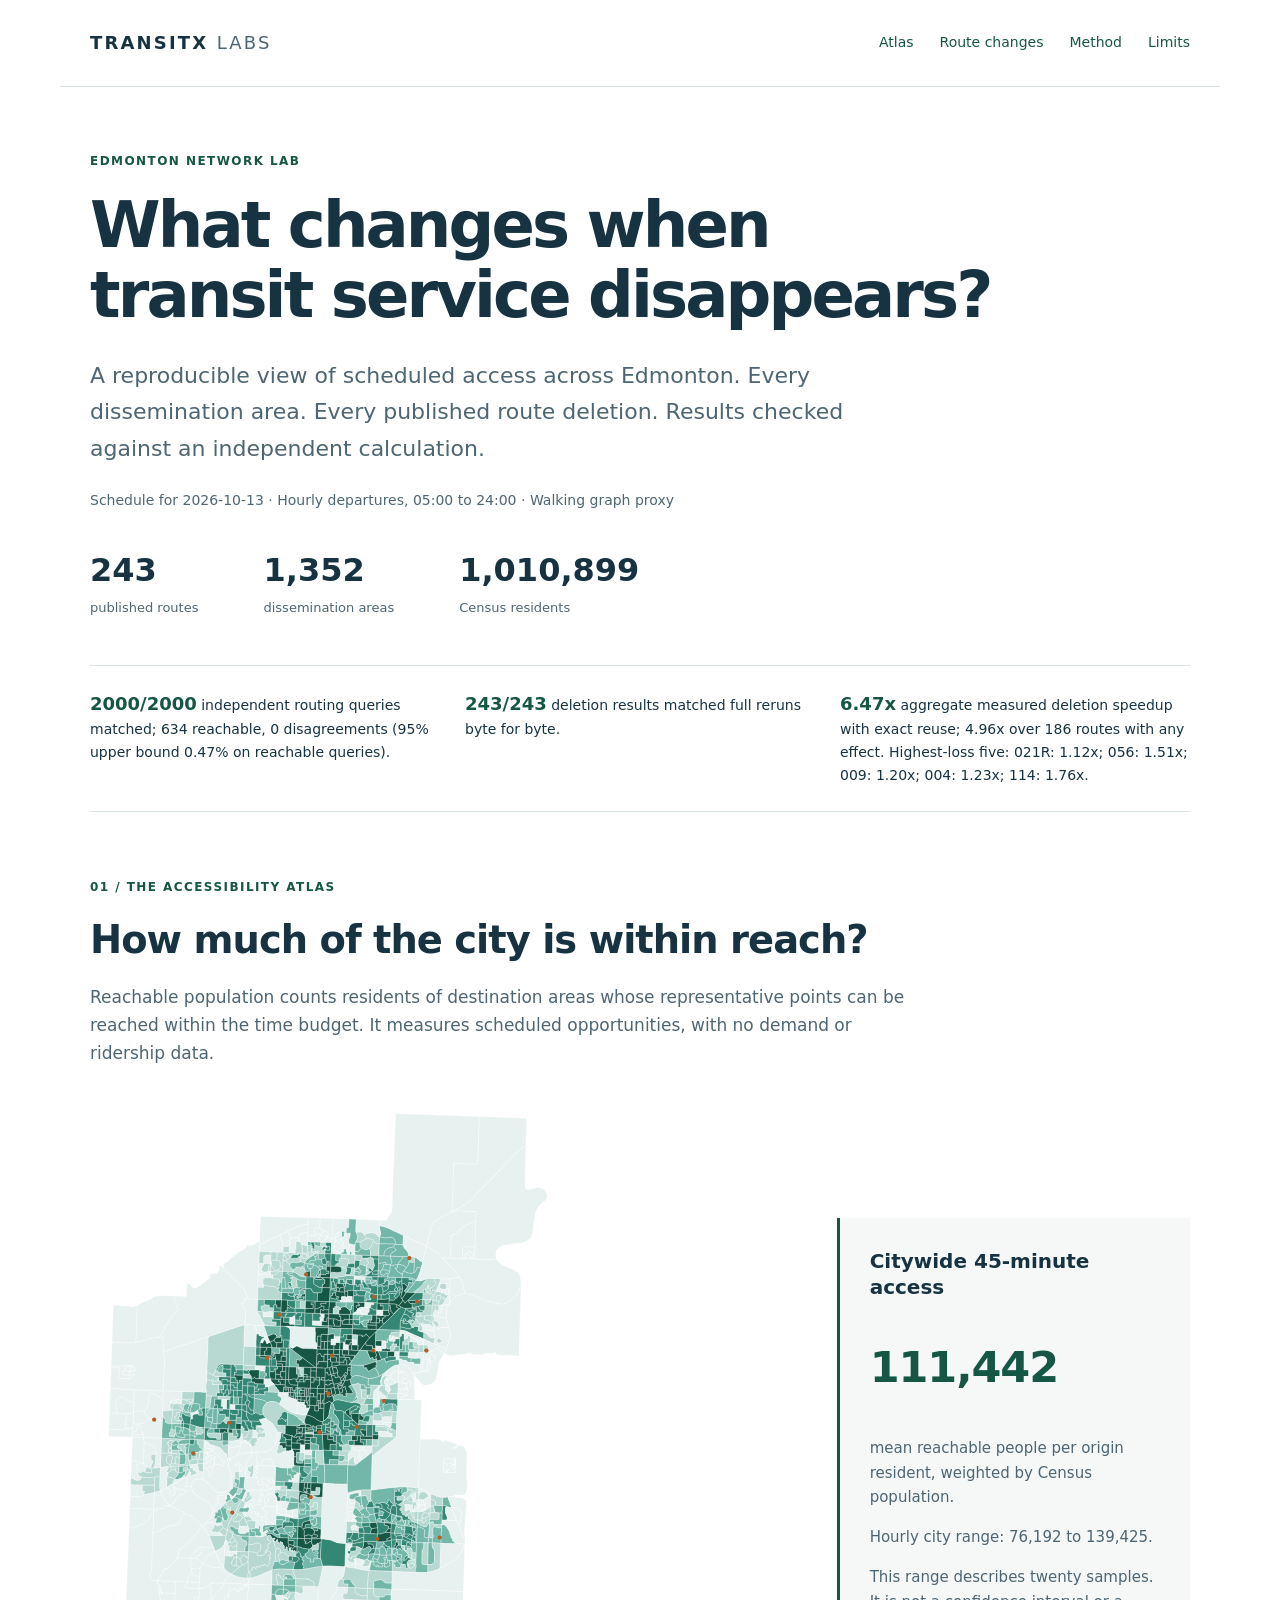
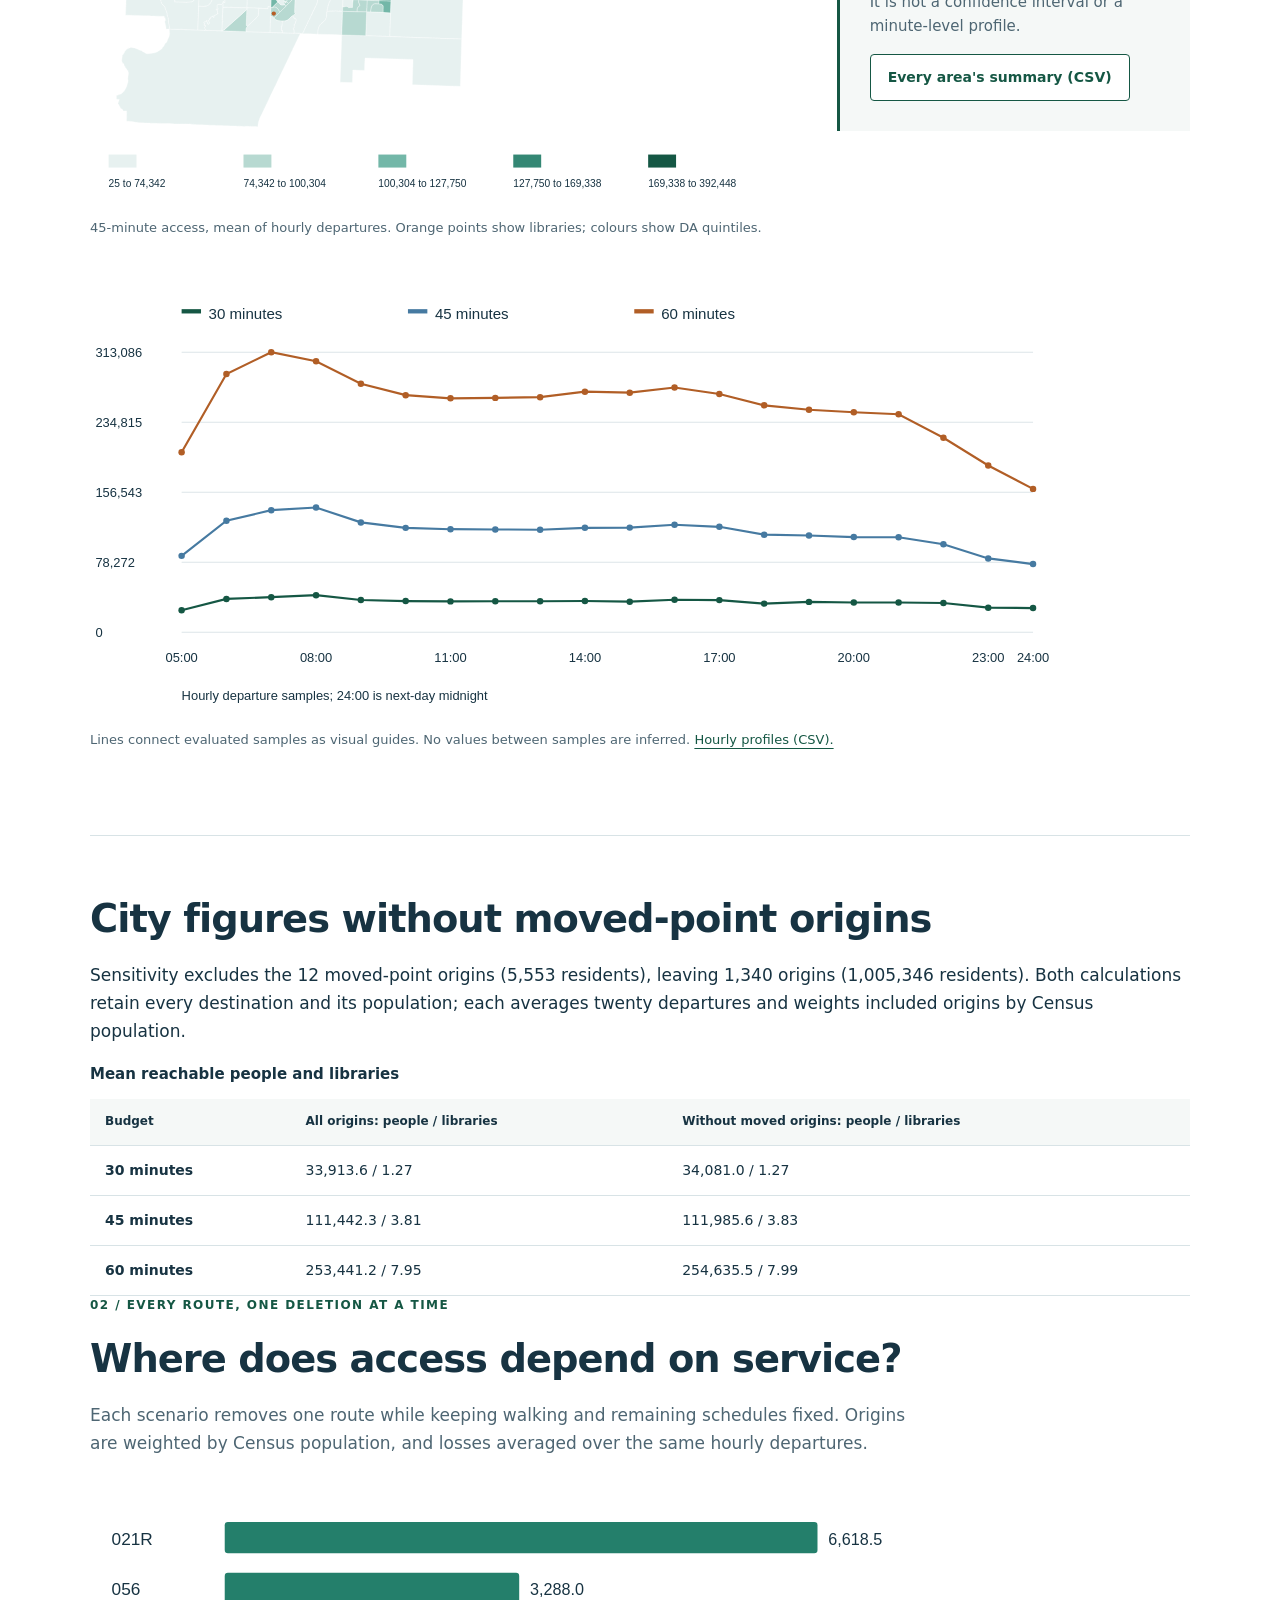
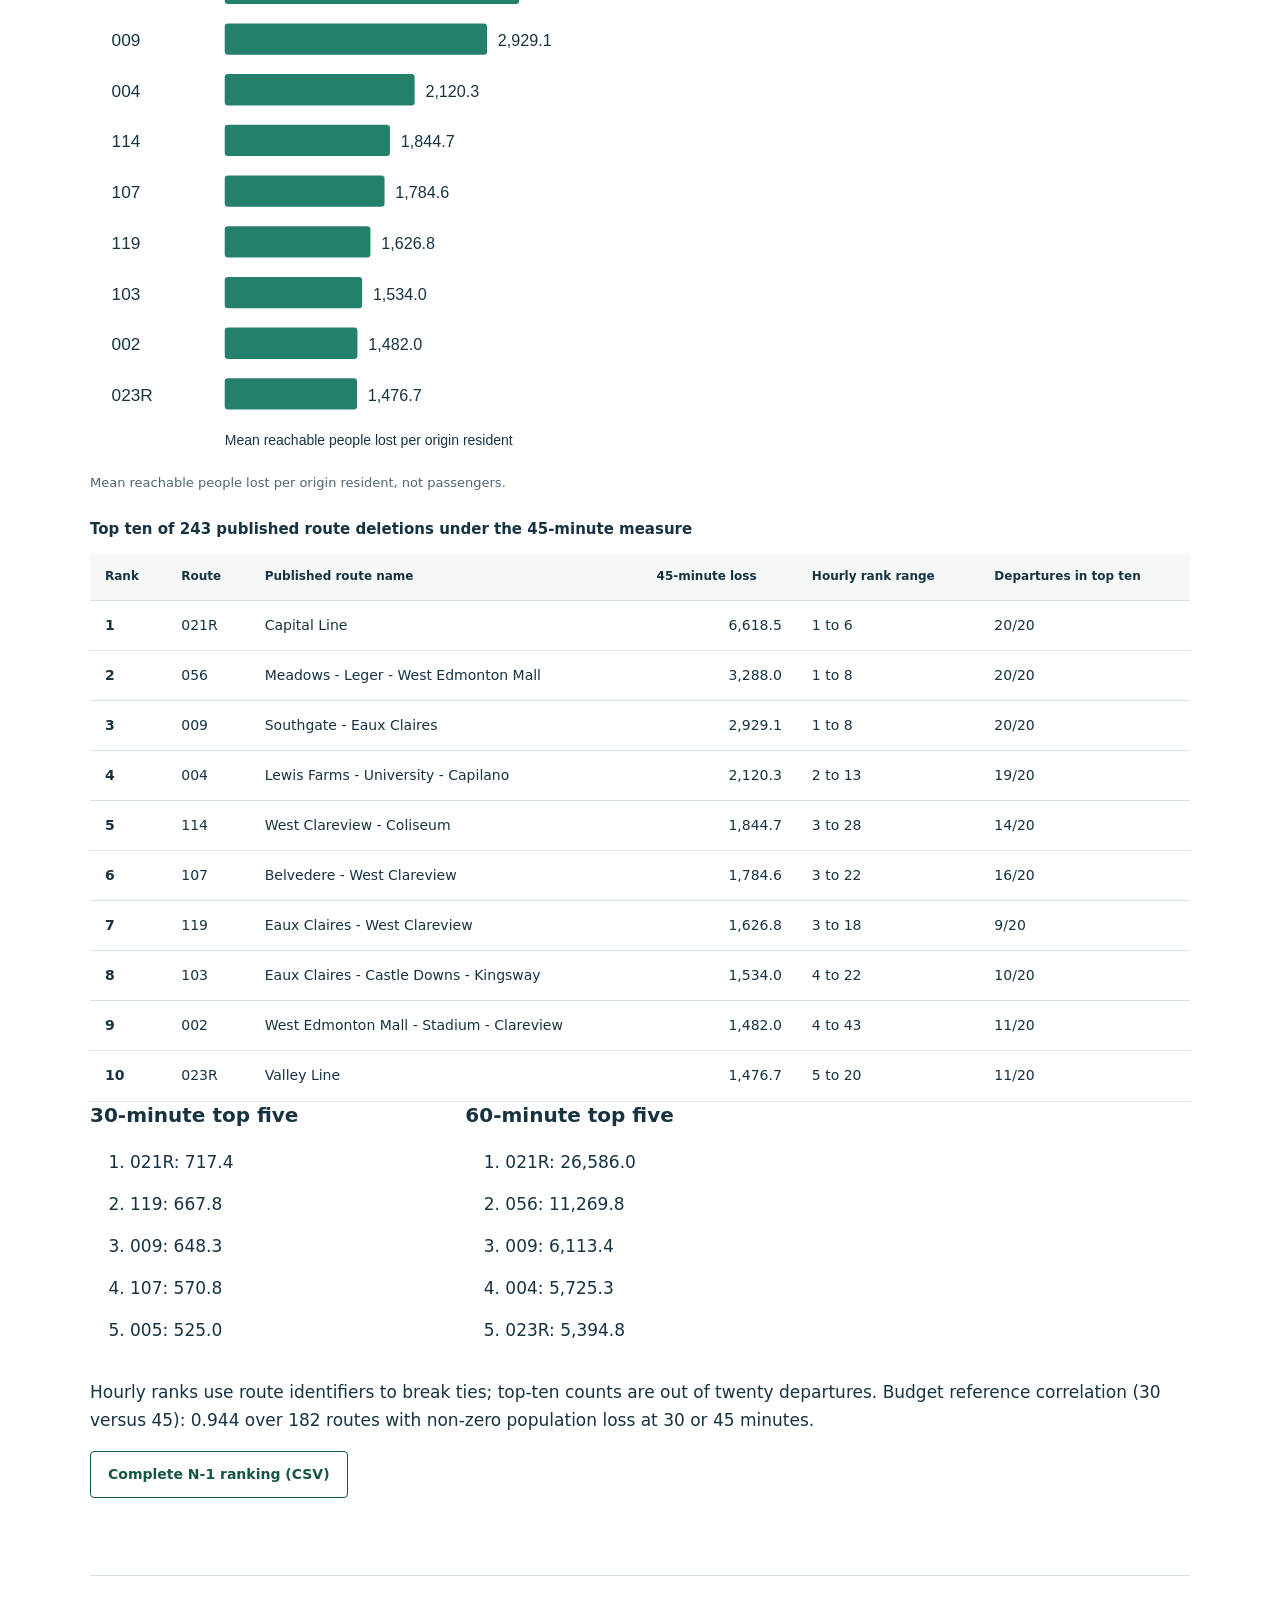
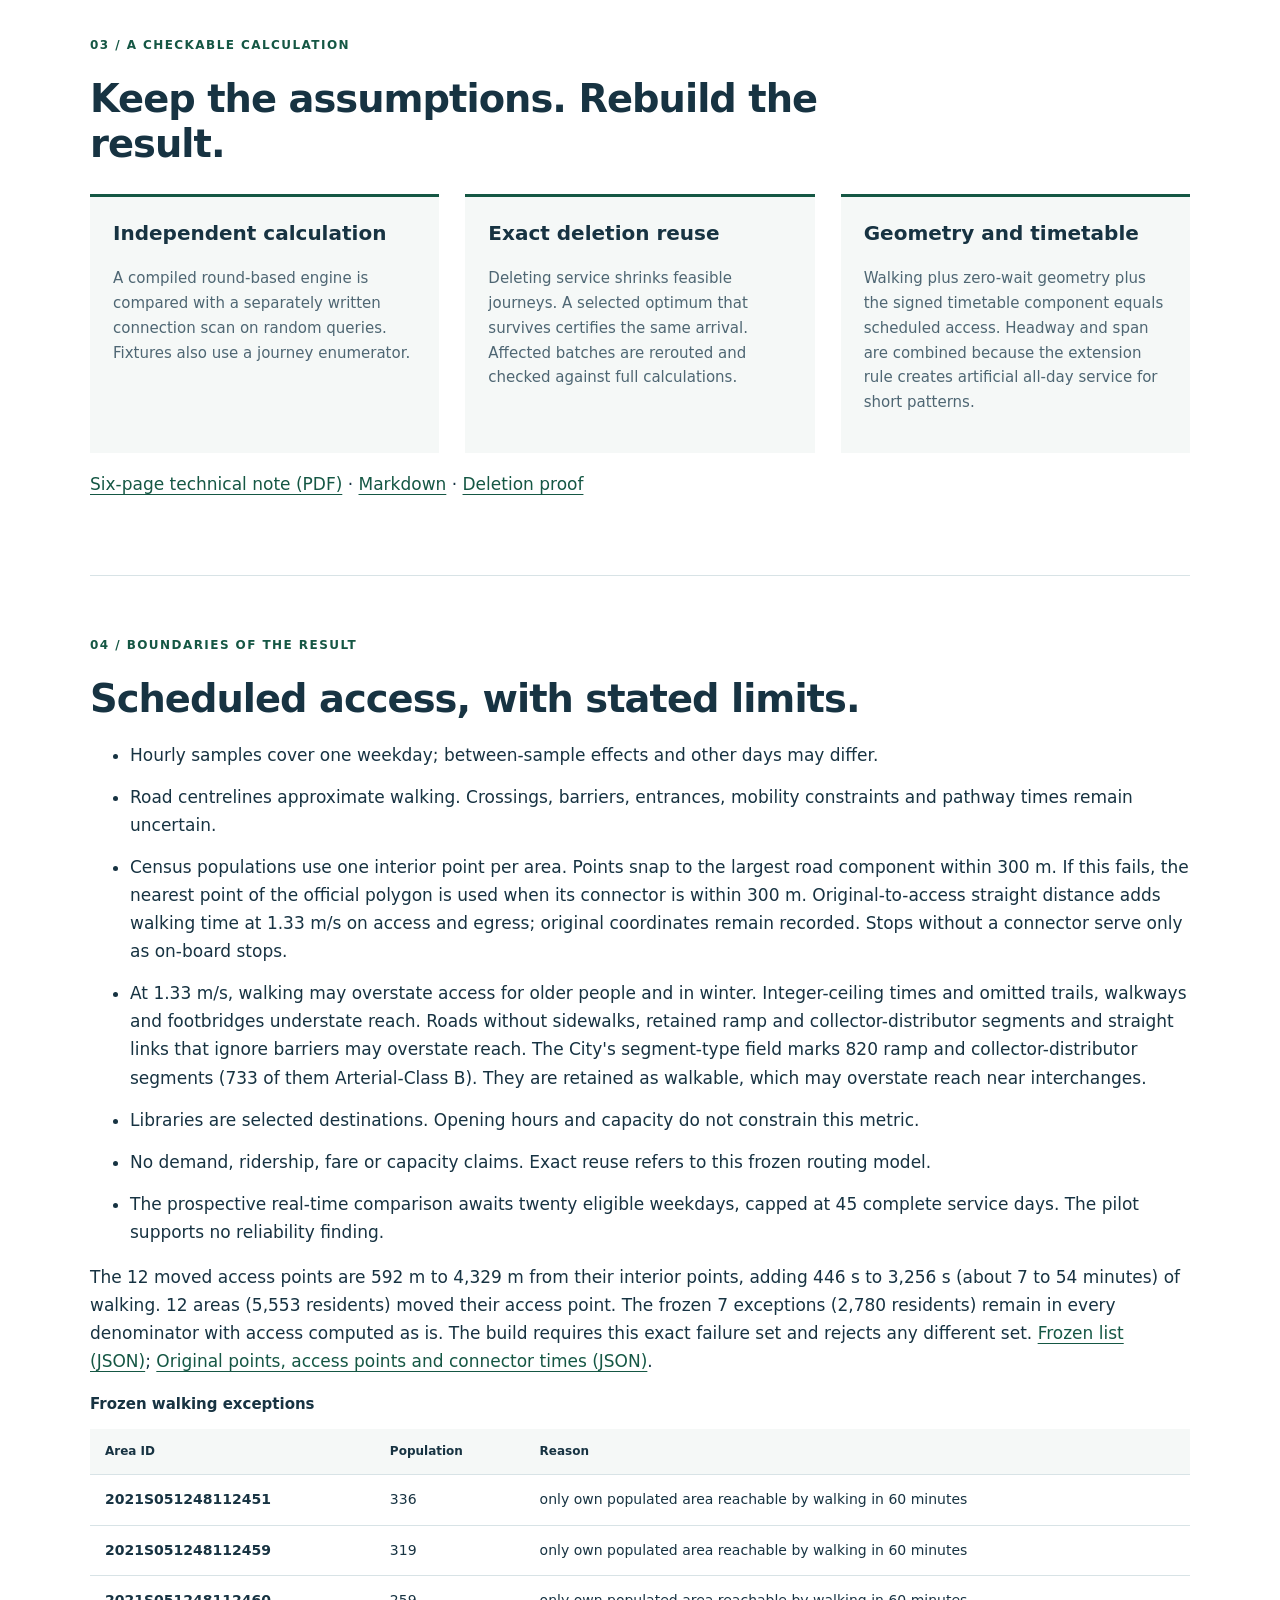
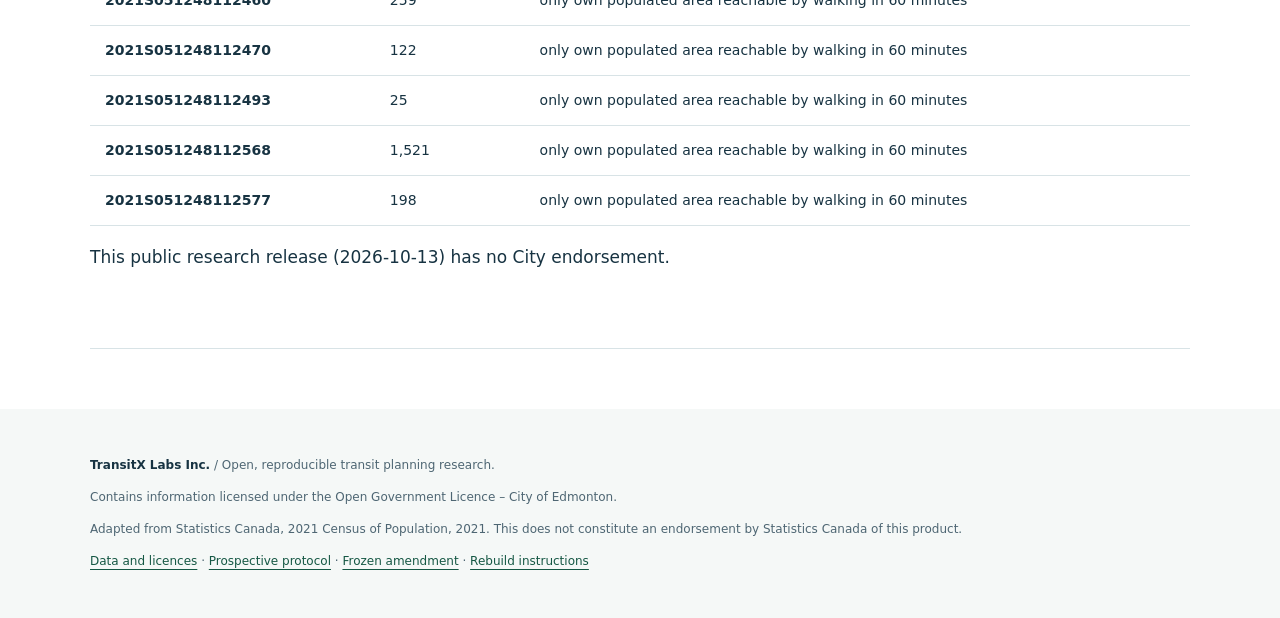
<file: index.html>
<!DOCTYPE html>
<html lang="en-CA">
<head>
<meta charset="utf-8">
<meta name="viewport" content="width=device-width,initial-scale=1">
<meta http-equiv="refresh" content="0; url=site/index.html">
<title>Edmonton Network Lab</title>
</head>
<body>
<p><a href="site/index.html">Open the Edmonton Network Lab atlas</a> (static scheduled access and route-deletion results).</p>
</body>
</html>
</file>
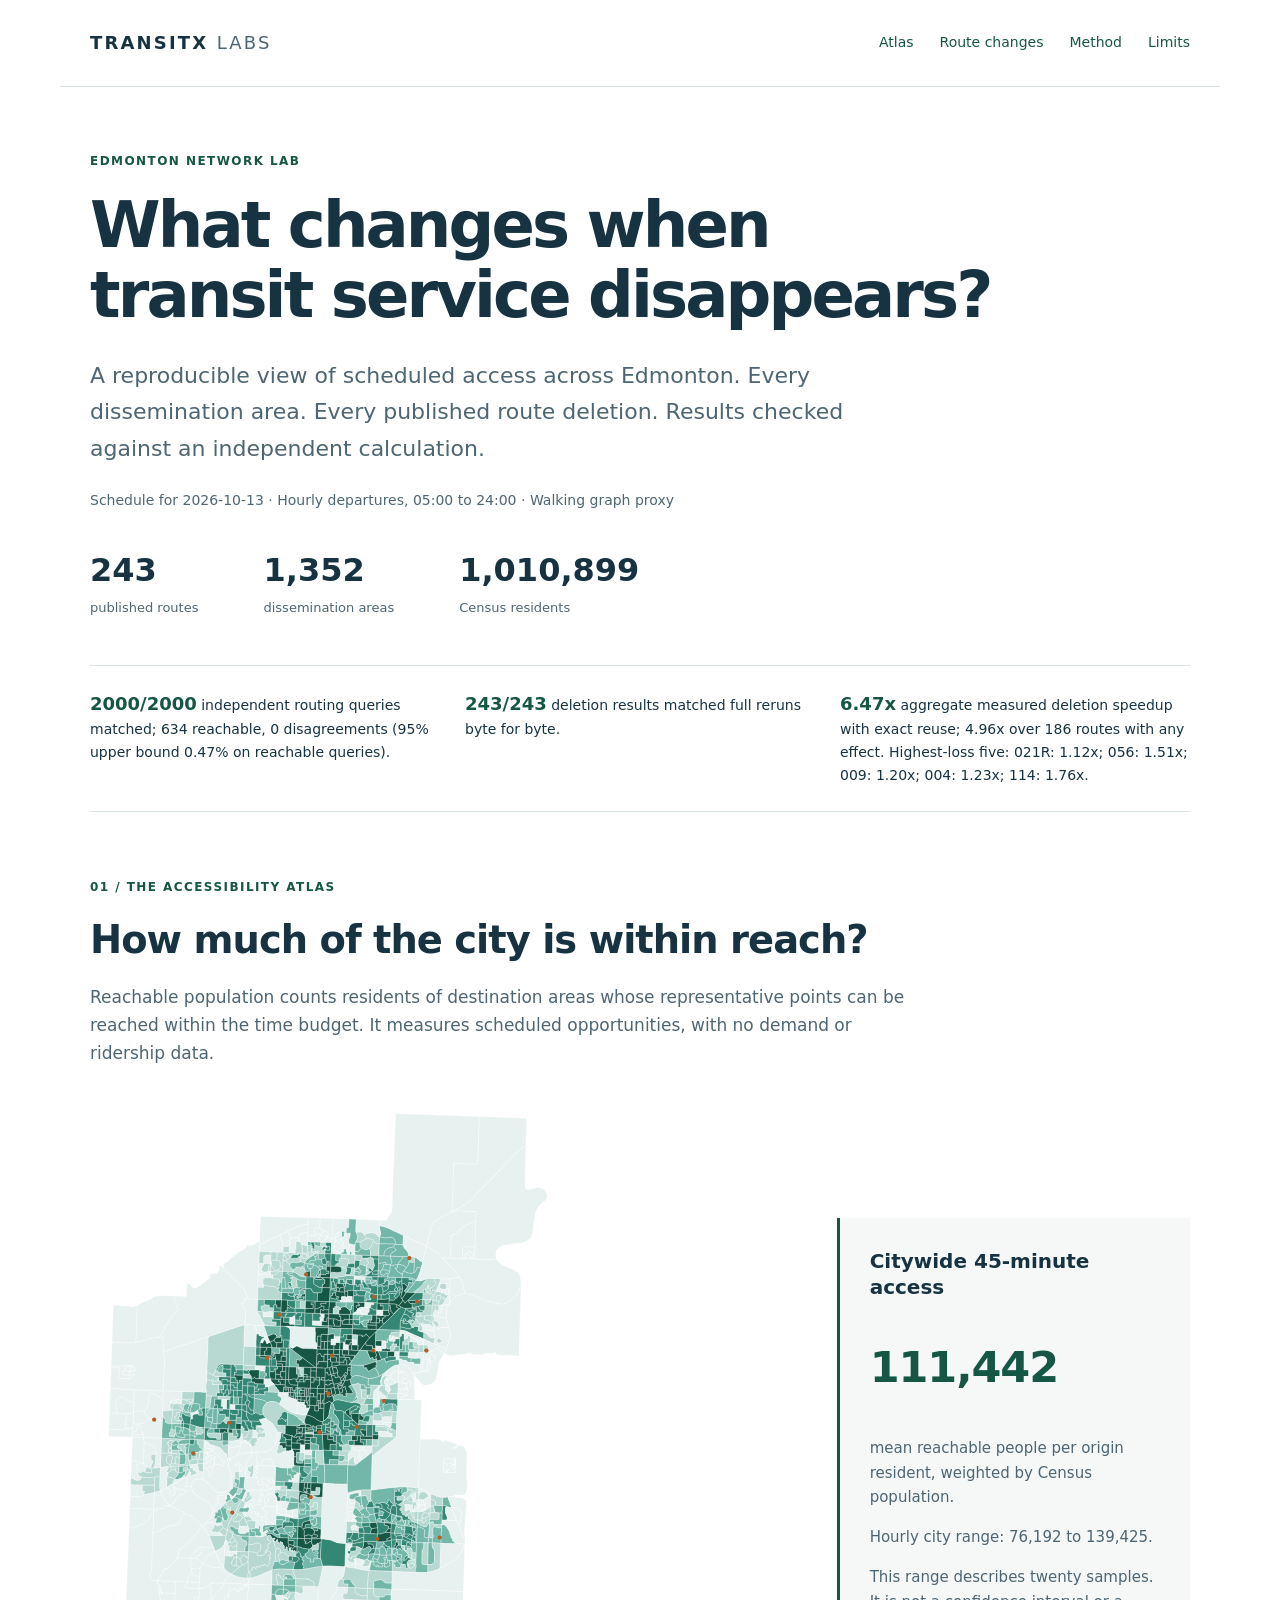
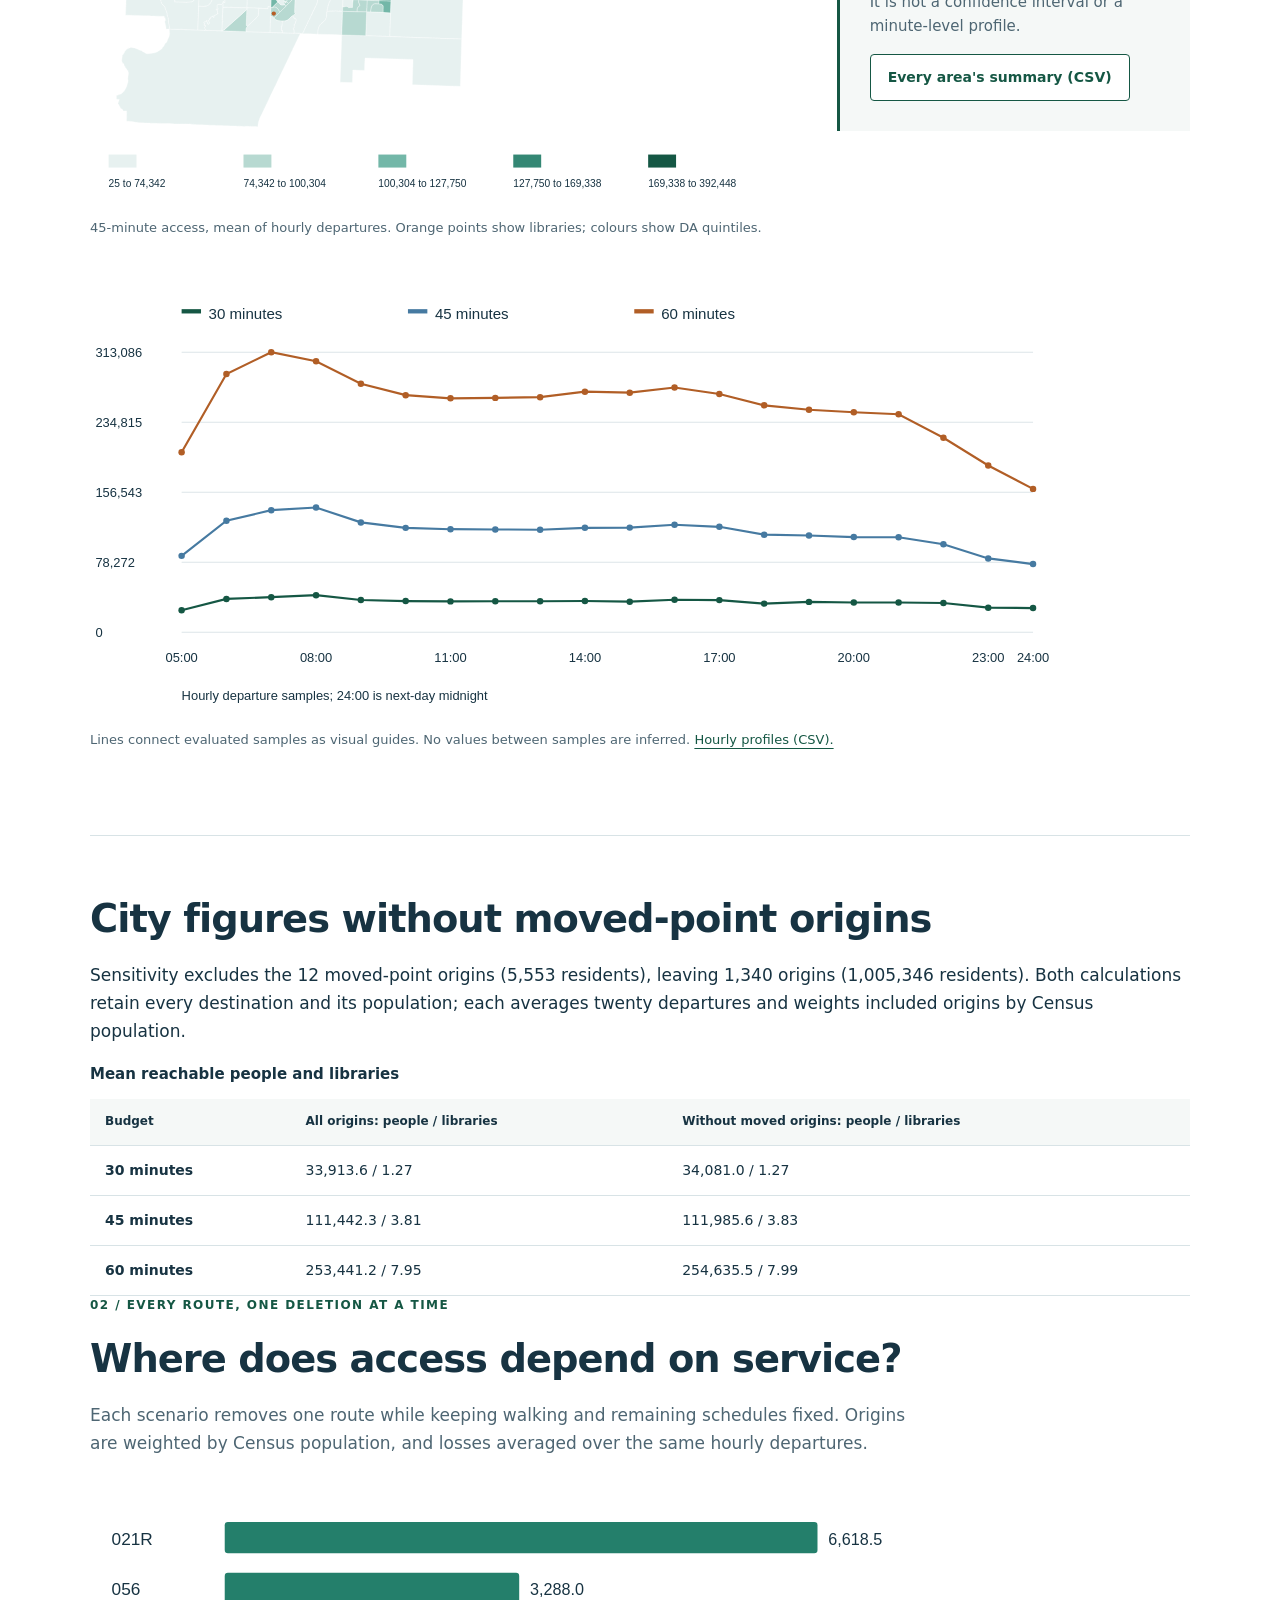
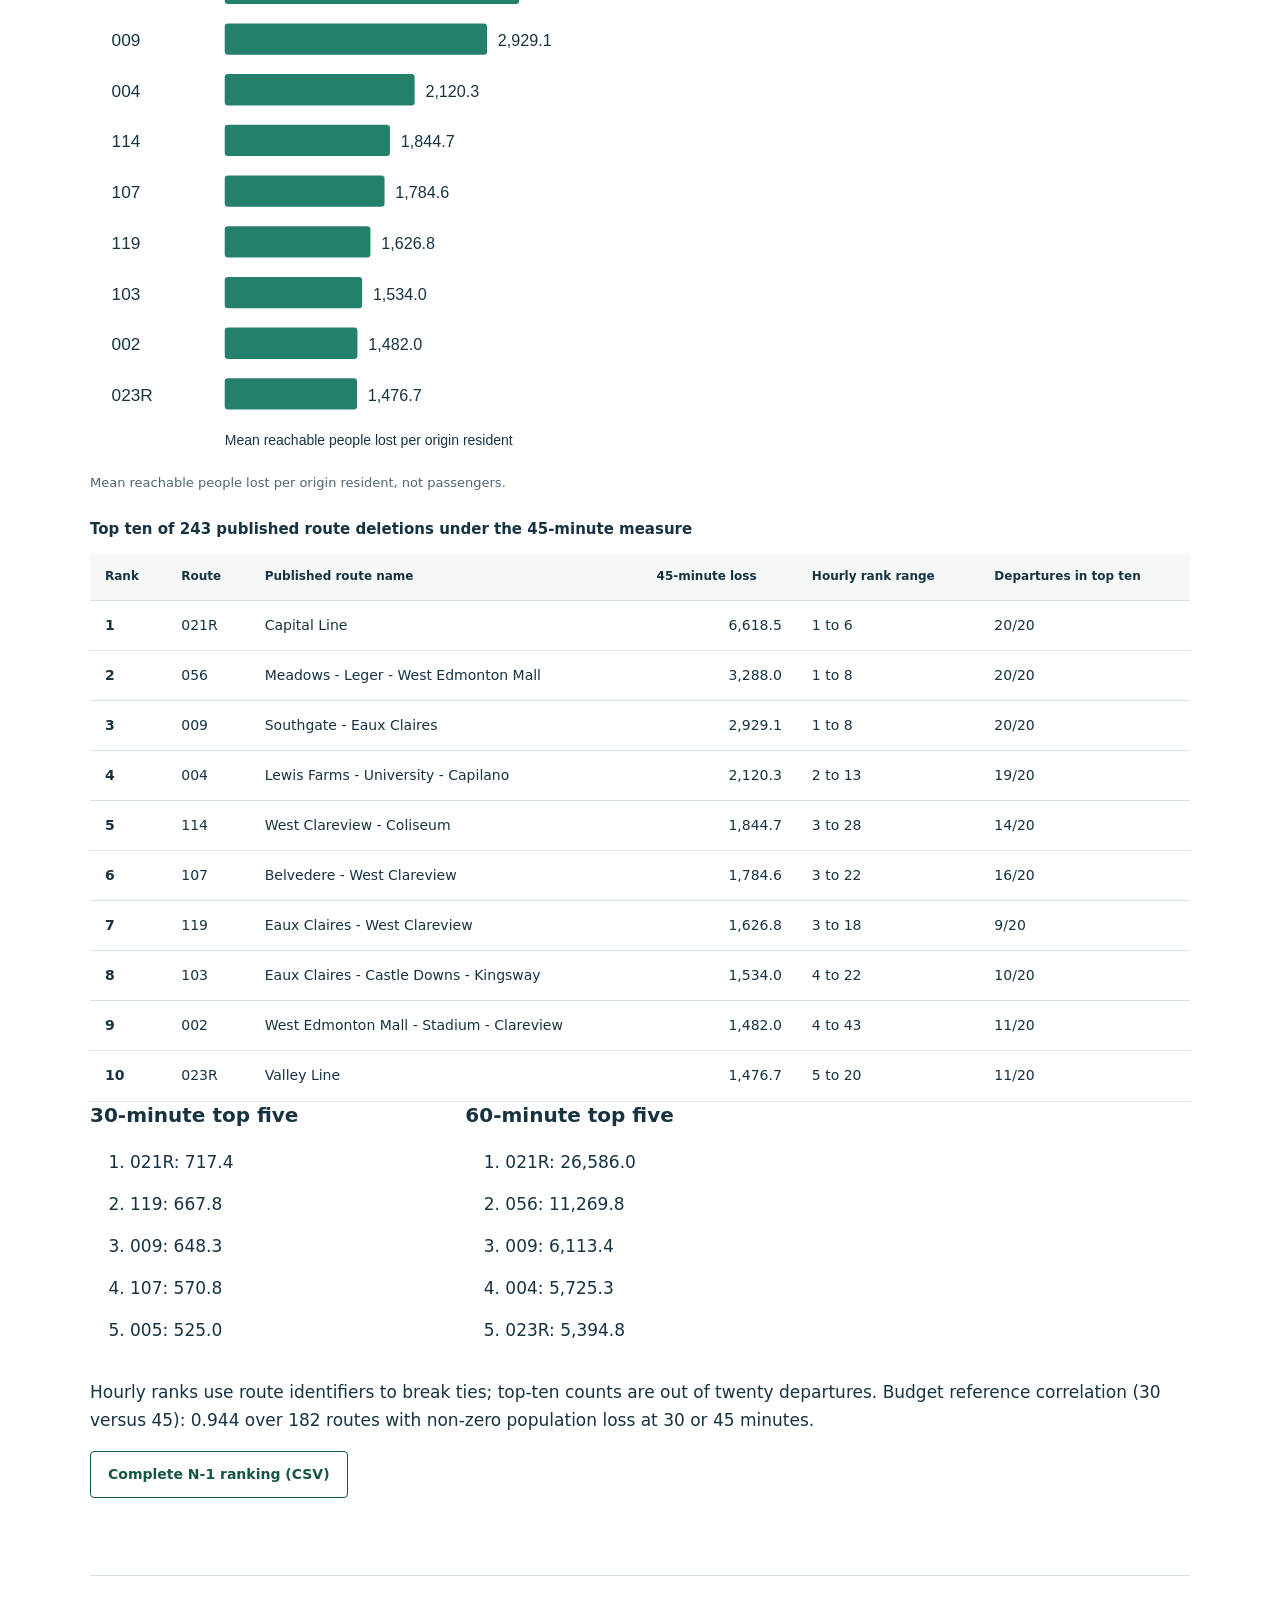
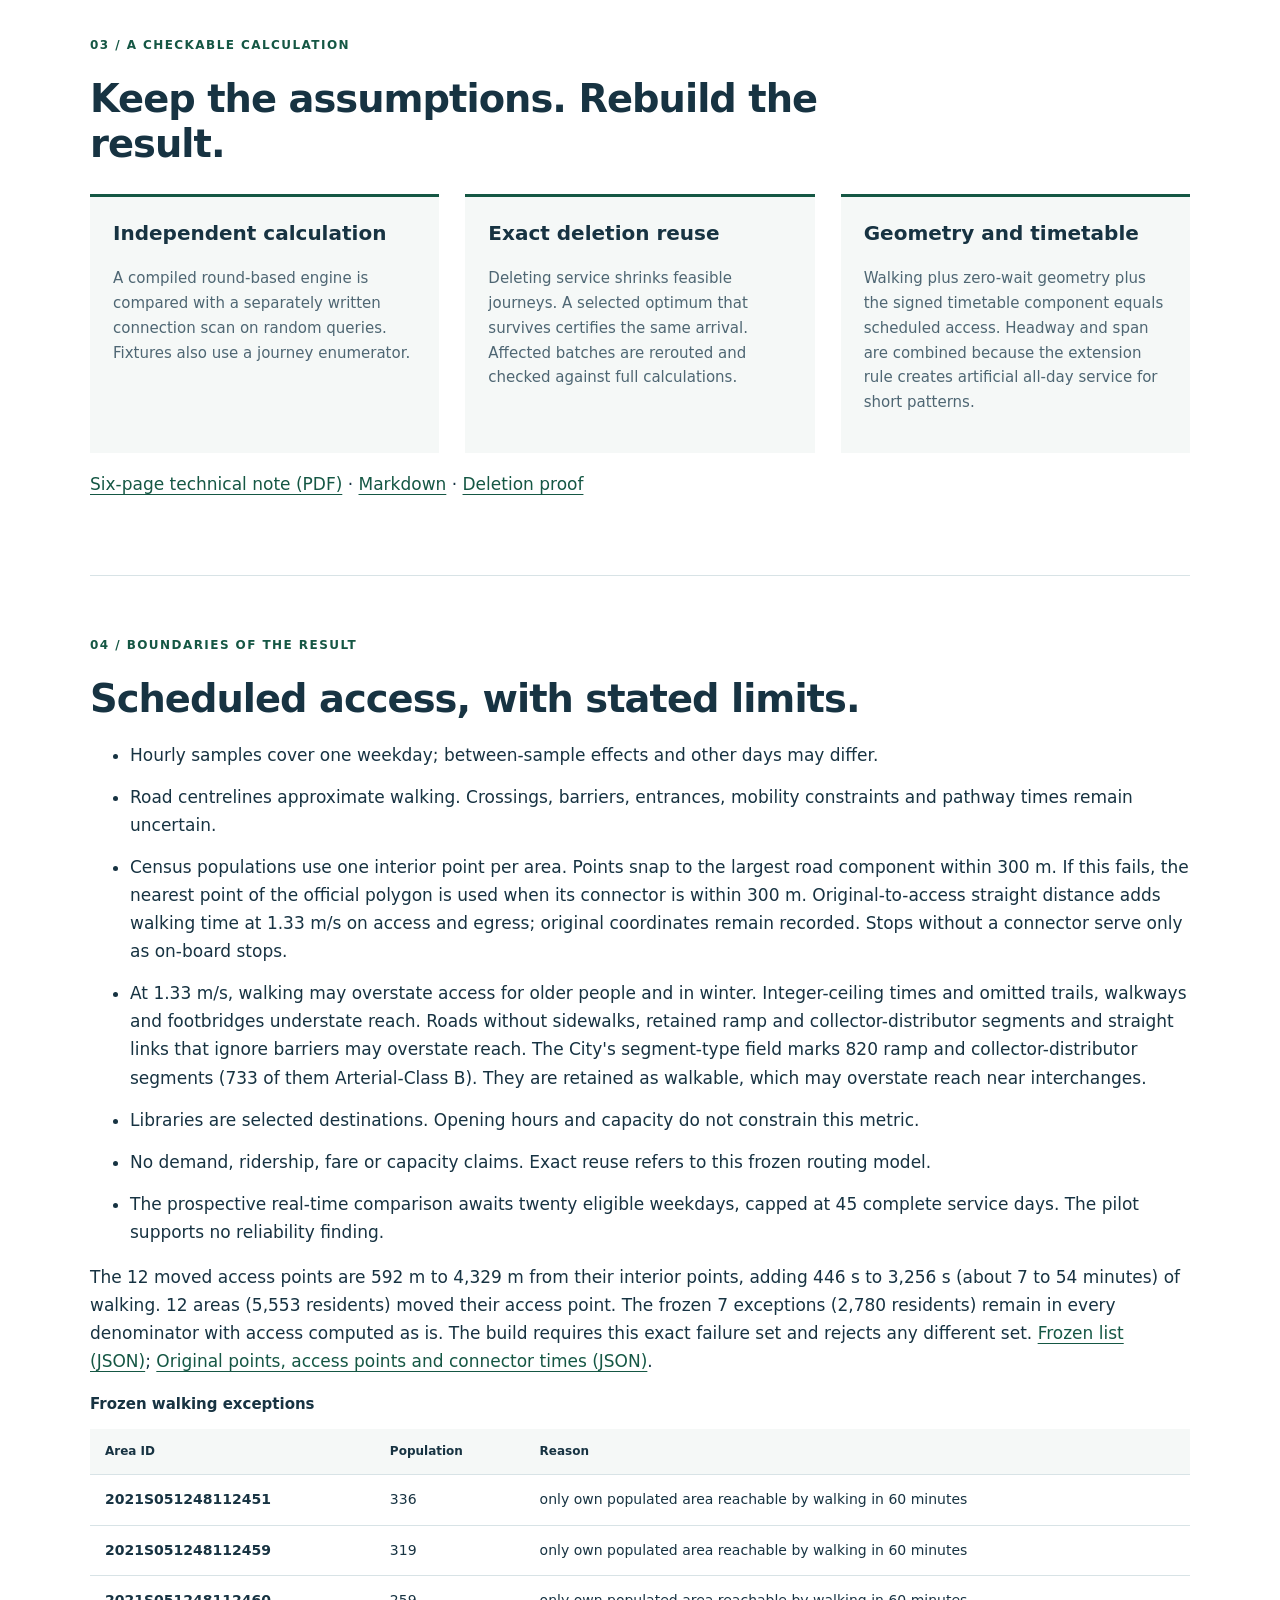
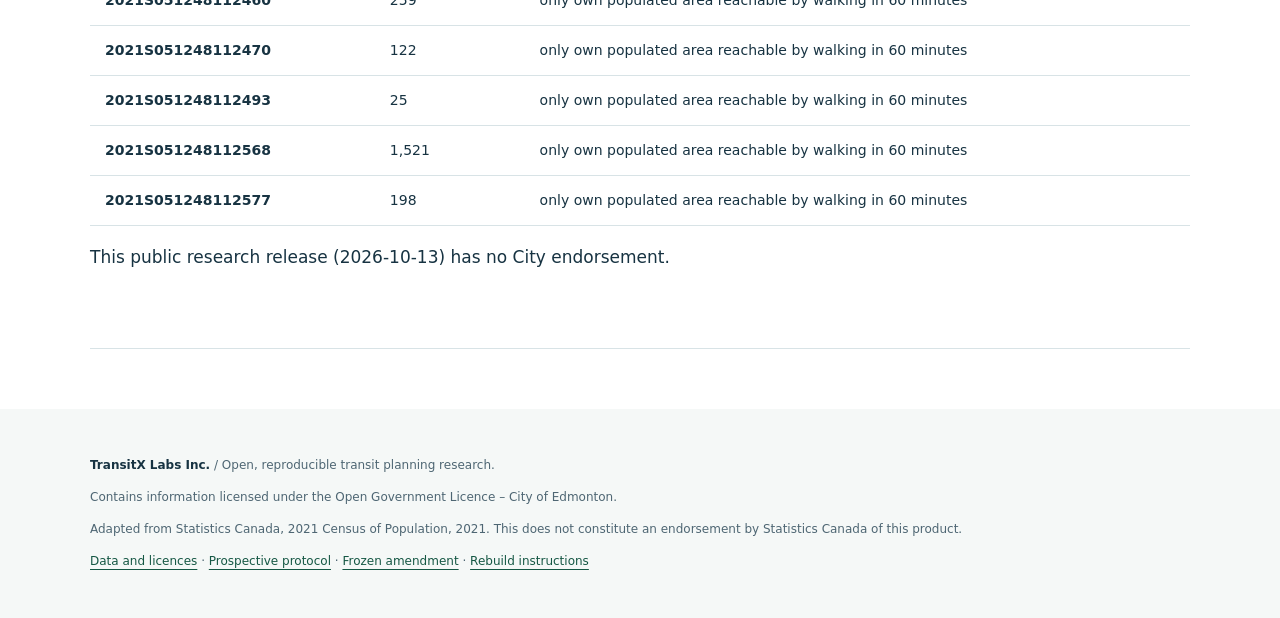
<file: site/index.html>
<!doctype html>
<html lang="en-CA"><head><meta charset="utf-8"><meta name="viewport" content="width=device-width,initial-scale=1">
<meta name="description" content="Reproducible scheduled transit accessibility and route-deletion experiments on Edmonton public data.">
<title>Edmonton Network Lab | TransitX Labs</title><link rel="stylesheet" href="styles.css"></head>
<body><a class="skip" href="#main">Skip to content</a>
<header><a class="brand" href="#main">TRANSITX <span>LABS</span></a><nav aria-label="Sections"><a href="#atlas">Atlas</a><a href="#routes">Route changes</a><a href="#method">Method</a><a href="#limits">Limits</a></nav></header>
<main id="main" tabindex="-1"><section class="hero"><p class="eyebrow">Edmonton Network Lab</p><h1>What changes when<br>transit service disappears?</h1>
<p class="lead">A reproducible view of scheduled access across Edmonton. Every dissemination area. Every published route deletion. Results checked against an independent calculation.</p>
<p class="scope">Schedule for 2026-10-13 · Hourly departures, 05:00 to 24:00 · Walking graph proxy</p><div class="stats"><div><strong>243</strong><span>published routes</span></div><div><strong>1,352</strong><span>dissemination areas</span></div><div><strong>1,010,899</strong><span>Census residents</span></div></div></section>
<section class="evidence" aria-label="Verification"><p><strong>2000/2000</strong> independent routing queries matched; 634 reachable, 0 disagreements (95% upper bound 0.47% on reachable queries).</p><p><strong>243/243</strong> deletion results matched full reruns byte for byte.</p><p><strong>6.47x</strong> aggregate measured deletion speedup with exact reuse; 4.96x over 186 routes with any effect. Highest-loss five: 021R: 1.12x; 056: 1.51x; 009: 1.20x; 004: 1.23x; 114: 1.76x.</p></section>
<section id="atlas"><div class="intro"><p class="eyebrow">01 / The accessibility atlas</p><h2>How much of the city is within reach?</h2><p>Reachable population counts residents of destination areas whose representative points can be reached within the time budget. It measures scheduled opportunities, with no demand or ridership data.</p></div>
<div class="atlas-grid"><figure><img src="access-map.svg" alt="Every Edmonton dissemination area, coloured by mean 45-minute population access. Complete accessible values are in the linked CSV."><figcaption>45-minute access, mean of hourly departures. Orange points show libraries; colours show DA quintiles.</figcaption></figure>
<aside><h3>Citywide 45-minute access</h3><p class="big">111,442</p><p>mean reachable people per origin resident, weighted by Census population.</p><p>Hourly city range: 76,192 to 139,425.</p><p>This range describes twenty samples. It is not a confidence interval or a minute-level profile.</p><a class="button" href="data/access_summary.csv" download>Every area's summary (CSV)</a></aside></div>
<figure class="wide"><img src="day-profile.svg" alt="Citywide access at hourly departures for 30-, 45- and 60-minute budgets. Complete values are in the hourly CSV."><figcaption>Lines connect evaluated samples as visual guides. No values between samples are inferred. <a href="data/access_profiles.csv" download>Hourly profiles (CSV).</a></figcaption></figure></section>
<section aria-label="Moved-point sensitivity"><h2>City figures without moved-point origins</h2><p>Sensitivity excludes the 12 moved-point origins (5,553 residents), leaving 1,340 origins (1,005,346 residents). Both calculations retain every destination and its population; each averages twenty departures and weights included origins by Census population.</p><div class="table-wrap"><table><caption>Mean reachable people and libraries</caption><thead><tr><th scope="col">Budget</th><th scope="col">All origins: people / libraries</th><th scope="col">Without moved origins: people / libraries</th></tr></thead><tbody><tr><th scope="row">30 minutes</th><td>33,913.6 / 1.27</td><td>34,081.0 / 1.27</td></tr><tr><th scope="row">45 minutes</th><td>111,442.3 / 3.81</td><td>111,985.6 / 3.83</td></tr><tr><th scope="row">60 minutes</th><td>253,441.2 / 7.95</td><td>254,635.5 / 7.99</td></tr></tbody></table></div></section>
<section id="routes"><div class="intro"><p class="eyebrow">02 / Every route, one deletion at a time</p><h2>Where does access depend on service?</h2><p>Each scenario removes one route while keeping walking and remaining schedules fixed. Origins are weighted by Census population, and losses averaged over the same hourly departures.</p></div>
<figure class="wide"><img src="route-ranking.svg" alt="Top ten population-weighted 45-minute access losses. The numerical ranking follows."><figcaption>Mean reachable people lost per origin resident, not passengers.</figcaption></figure>
<div class="table-wrap"><table><caption>Top ten of 243 published route deletions under the 45-minute measure</caption><thead><tr><th scope="col">Rank</th><th scope="col">Route</th><th scope="col">Published route name</th><th scope="col">45-minute loss</th><th scope="col">Hourly rank range</th><th scope="col">Departures in top ten</th></tr></thead><tbody><tr><th scope="row">1</th><td>021R</td><td>Capital Line</td><td class="numeric">6,618.5</td><td>1 to 6</td><td>20/20</td></tr><tr><th scope="row">2</th><td>056</td><td>Meadows - Leger - West Edmonton Mall</td><td class="numeric">3,288.0</td><td>1 to 8</td><td>20/20</td></tr><tr><th scope="row">3</th><td>009</td><td>Southgate - Eaux Claires</td><td class="numeric">2,929.1</td><td>1 to 8</td><td>20/20</td></tr><tr><th scope="row">4</th><td>004</td><td>Lewis Farms - University - Capilano</td><td class="numeric">2,120.3</td><td>2 to 13</td><td>19/20</td></tr><tr><th scope="row">5</th><td>114</td><td>West Clareview - Coliseum</td><td class="numeric">1,844.7</td><td>3 to 28</td><td>14/20</td></tr><tr><th scope="row">6</th><td>107</td><td>Belvedere - West Clareview</td><td class="numeric">1,784.6</td><td>3 to 22</td><td>16/20</td></tr><tr><th scope="row">7</th><td>119</td><td>Eaux Claires - West Clareview</td><td class="numeric">1,626.8</td><td>3 to 18</td><td>9/20</td></tr><tr><th scope="row">8</th><td>103</td><td>Eaux Claires - Castle Downs - Kingsway</td><td class="numeric">1,534.0</td><td>4 to 22</td><td>10/20</td></tr><tr><th scope="row">9</th><td>002</td><td>West Edmonton Mall - Stadium - Clareview</td><td class="numeric">1,482.0</td><td>4 to 43</td><td>11/20</td></tr><tr><th scope="row">10</th><td>023R</td><td>Valley Line</td><td class="numeric">1,476.7</td><td>5 to 20</td><td>11/20</td></tr></tbody></table></div>
<div class="cards"><div><h3>30-minute top five</h3><ol><li>021R: 717.4</li><li>119: 667.8</li><li>009: 648.3</li><li>107: 570.8</li><li>005: 525.0</li></ol></div><div><h3>60-minute top five</h3><ol><li>021R: 26,586.0</li><li>056: 11,269.8</li><li>009: 6,113.4</li><li>004: 5,725.3</li><li>023R: 5,394.8</li></ol></div></div><p>Hourly ranks use route identifiers to break ties; top-ten counts are out of twenty departures. Budget reference correlation (30 versus 45): 0.944 over 182 routes with non-zero population loss at 30 or 45 minutes.</p><p><a class="button" href="data/n1_ranking.csv" download>Complete N-1 ranking (CSV)</a></p></section>
<section id="method"><div class="intro"><p class="eyebrow">03 / A checkable calculation</p><h2>Keep the assumptions. Rebuild the result.</h2></div><div class="cards">
<article><h3>Independent calculation</h3><p>A compiled round-based engine is compared with a separately written connection scan on random queries. Fixtures also use a journey enumerator.</p></article>
<article><h3>Exact deletion reuse</h3><p>Deleting service shrinks feasible journeys. A selected optimum that survives certifies the same arrival. Affected batches are rerouted and checked against full calculations.</p></article>
<article><h3>Geometry and timetable</h3><p>Walking plus zero-wait geometry plus the signed timetable component equals scheduled access. Headway and span are combined because the extension rule creates artificial all-day service for short patterns.</p></article></div>
<p><a href="../TECHNICAL_NOTE.pdf">Six-page technical note (PDF)</a> · <a href="../TECHNICAL_NOTE.md">Markdown</a> · <a href="../REUSE_PROOF.md">Deletion proof</a></p></section>
<section id="limits"><p class="eyebrow">04 / Boundaries of the result</p><h2>Scheduled access, with stated limits.</h2><ul>
<li>Hourly samples cover one weekday; between-sample effects and other days may differ.</li><li>Road centrelines approximate walking. Crossings, barriers, entrances, mobility constraints and pathway times remain uncertain.</li><li>Census populations use one interior point per area. Points snap to the largest road component within 300 m. If this fails, the nearest point of the official polygon is used when its connector is within 300 m. Original-to-access straight distance adds walking time at 1.33 m/s on access and egress; original coordinates remain recorded. Stops without a connector serve only as on-board stops.</li><li>At 1.33 m/s, walking may overstate access for older people and in winter. Integer-ceiling times and omitted trails, walkways and footbridges understate reach. Roads without sidewalks, retained ramp and collector-distributor segments and straight links that ignore barriers may overstate reach. The City's segment-type field marks 820 ramp and collector-distributor segments (733 of them Arterial-Class B). They are retained as walkable, which may overstate reach near interchanges.</li><li>Libraries are selected destinations. Opening hours and capacity do not constrain this metric.</li><li>No demand, ridership, fare or capacity claims. Exact reuse refers to this frozen routing model.</li><li>The prospective real-time comparison awaits twenty eligible weekdays, capped at 45 complete service days. The pilot supports no reliability finding.</li></ul>
<p>The 12 moved access points are 592 m to 4,329 m from their interior points, adding 446 s to 3,256 s (about 7 to 54 minutes) of walking. 12 areas (5,553 residents) moved their access point. The frozen 7 exceptions (2,780 residents) remain in every denominator with access computed as is. The build requires this exact failure set and rejects any different set. <a href="data/walking_exceptions.json">Frozen list (JSON)</a>; <a href="data/walking_snaps.json">Original points, access points and connector times (JSON)</a>.</p>
<div class="table-wrap"><table><caption>Frozen walking exceptions</caption><thead><tr><th scope="col">Area ID</th><th scope="col">Population</th><th scope="col">Reason</th></tr></thead><tbody><tr><th scope="row">2021S051248112451</th><td>336</td><td>only own populated area reachable by walking in 60 minutes</td></tr><tr><th scope="row">2021S051248112459</th><td>319</td><td>only own populated area reachable by walking in 60 minutes</td></tr><tr><th scope="row">2021S051248112460</th><td>259</td><td>only own populated area reachable by walking in 60 minutes</td></tr><tr><th scope="row">2021S051248112470</th><td>122</td><td>only own populated area reachable by walking in 60 minutes</td></tr><tr><th scope="row">2021S051248112493</th><td>25</td><td>only own populated area reachable by walking in 60 minutes</td></tr><tr><th scope="row">2021S051248112568</th><td>1,521</td><td>only own populated area reachable by walking in 60 minutes</td></tr><tr><th scope="row">2021S051248112577</th><td>198</td><td>only own populated area reachable by walking in 60 minutes</td></tr></tbody></table></div>
<p>This public research release (2026-10-13) has no City endorsement.</p></section></main>
<footer><p><strong>TransitX Labs Inc.</strong> / Open, reproducible transit planning research.</p><p>Contains information licensed under the Open Government Licence – City of Edmonton.</p>
<p>Adapted from Statistics Canada, 2021 Census of Population, 2021. This does not constitute an endorsement by Statistics Canada of this product.</p>
<p><a href="../../DATA.md">Data and licences</a> · <a href="../../PROTOCOL_REALTIME.md">Prospective protocol</a> · <a href="../../PROTOCOL_AMENDMENT_1.md">Frozen amendment</a> · <a href="../../README.md">Rebuild instructions</a></p></footer></body></html>
</file>
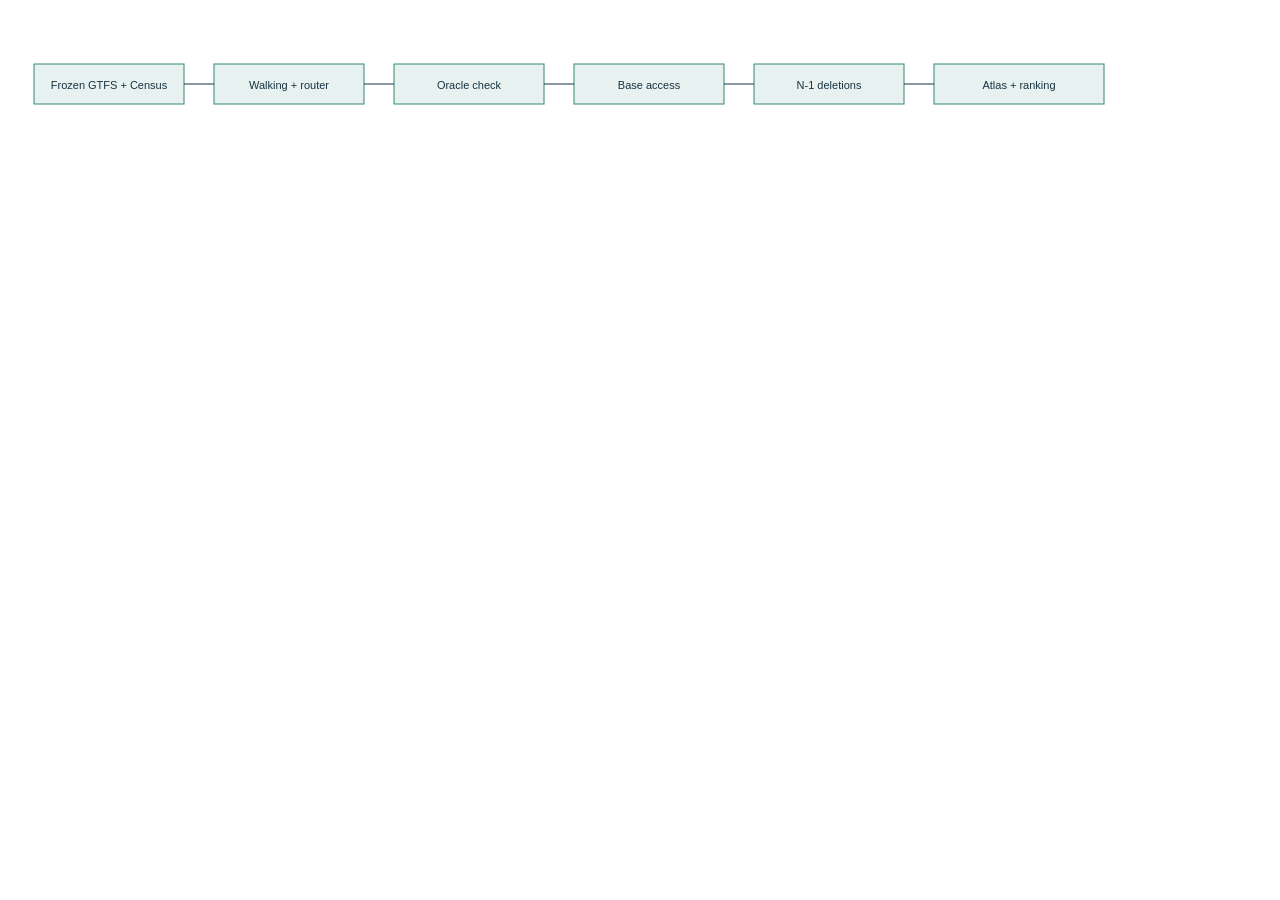
<file: scripts/showcase_architecture.html>
<!DOCTYPE html>
<html lang="en-CA">
<head><meta charset="utf-8"><title>Pipeline</title></head>
<body style="font-family:Arial,sans-serif;padding:24px;margin:0">
<svg xmlns="http://www.w3.org/2000/svg" width="1100" height="120" viewBox="0 0 1100 120" role="img" aria-label="Rebuild pipeline from frozen inputs to atlas outputs">
<g font-size="11" fill="#173342">
<rect x="10" y="40" width="150" height="40" fill="#e7f1f0" stroke="#348774"/>
<text x="85" y="65" text-anchor="middle">Frozen GTFS + Census</text>
<rect x="190" y="40" width="150" height="40" fill="#e7f1f0" stroke="#348774"/>
<text x="265" y="65" text-anchor="middle">Walking + router</text>
<rect x="370" y="40" width="150" height="40" fill="#e7f1f0" stroke="#348774"/>
<text x="445" y="65" text-anchor="middle">Oracle check</text>
<rect x="550" y="40" width="150" height="40" fill="#e7f1f0" stroke="#348774"/>
<text x="625" y="65" text-anchor="middle">Base access</text>
<rect x="730" y="40" width="150" height="40" fill="#e7f1f0" stroke="#348774"/>
<text x="805" y="65" text-anchor="middle">N-1 deletions</text>
<rect x="910" y="40" width="170" height="40" fill="#e7f1f0" stroke="#348774"/>
<text x="995" y="65" text-anchor="middle">Atlas + ranking</text>
<path d="M160 60 H190 M340 60 H370 M520 60 H550 M700 60 H730 M880 60 H910" stroke="#173342"/>
</g></svg>
</body></html>
</file>
<file: site/styles.css>
:root{--ink:#173342;--muted:#4e6673;--green:#155744;--line:#d8e3e6;--paper:#f5f8f7}
*{box-sizing:border-box}html{scroll-behavior:smooth}body{margin:0;color:var(--ink);font:17px/1.65 system-ui,-apple-system,BlinkMacSystemFont,"Segoe UI",sans-serif}a{color:var(--green);text-underline-offset:4px}a:hover{color:#0c3c30}a:focus-visible{outline:3px solid #b15e26;outline-offset:5px}.skip{position:absolute;top:-60px;left:20px;background:white;padding:12px;z-index:5}.skip:focus{top:12px}header{max-width:1160px;margin:auto;padding:28px 30px;display:flex;justify-content:space-between;align-items:center;border-bottom:1px solid var(--line)}.brand{text-decoration:none;font-weight:850;letter-spacing:.12em;font-size:18px;color:var(--ink)}.brand span{font-weight:400;color:var(--muted)}nav{display:flex;gap:26px;font-size:14px}nav a{text-decoration:none}main{max-width:1160px;margin:auto;padding:0 30px}.hero{padding:65px 0 45px}.eyebrow{font-size:12px;font-weight:750;letter-spacing:.12em;text-transform:uppercase;color:var(--green);margin:0 0 20px}h1{font-size:clamp(37px,5vw,67px);line-height:1.09;letter-spacing:-.045em;max-width:970px;margin:0 0 27px;font-weight:750}h2{font-size:clamp(28px,3vw,39px);line-height:1.18;letter-spacing:-.025em;margin:0 0 20px}h3{font-size:20px;line-height:1.3;margin-top:0}.lead{font-size:22px;max-width:820px;color:var(--muted)}.scope{font-size:14px;color:var(--muted)}.stats{display:flex;gap:65px;margin-top:38px}.stats strong{display:block;font-size:32px;line-height:1.3;font-variant-numeric:tabular-nums}.stats span{font-size:13px;color:var(--muted)}.evidence{display:grid;grid-template-columns:repeat(3,1fr);gap:25px;border-top:1px solid var(--line);border-bottom:1px solid var(--line);padding:23px 0;margin-bottom:66px}.evidence p{font-size:14px;margin:0}.evidence strong{color:var(--green);font-size:18px}section[id]{scroll-margin-top:28px;padding-bottom:60px;margin-bottom:60px;border-bottom:1px solid var(--line)}.intro{max-width:820px;margin-bottom:28px}.intro>p:last-child{color:var(--muted)}figure{margin:0}img{width:100%;display:block}figcaption{font-size:13px;color:var(--muted);margin:16px 0}.atlas-grid{display:grid;grid-template-columns:minmax(0,2fr) minmax(0,1fr);gap:40px;align-items:center}.atlas-grid aside{padding:30px;background:var(--paper);border-left:3px solid var(--green)}.atlas-grid aside p{font-size:15px;color:var(--muted)}.atlas-grid .big{font-size:43px;color:var(--green);font-weight:750;line-height:1.15;letter-spacing:-.025em}.button{display:inline-block;padding:11px 17px;border:1px solid var(--green);border-radius:4px;text-decoration:none;font-size:14px;font-weight:650;background:white}.button:hover{background:#e7f1f0}.wide{max-width:970px;margin:38px 0 24px}.table-wrap{overflow-x:auto}table{width:100%;border-collapse:collapse;font-size:14px;font-variant-numeric:tabular-nums}caption{text-align:left;font-weight:700;font-size:15px;margin-bottom:12px}th,td{padding:13px 15px;border-bottom:1px solid var(--line);text-align:left}thead th{background:var(--paper);font-size:12px}td.numeric{text-align:right;white-space:nowrap}.cards{display:grid;grid-template-columns:repeat(3,1fr);gap:26px}.cards article{border-top:3px solid var(--green);padding:23px;background:var(--paper)}.cards p{font-size:15px;color:var(--muted)}li{margin-bottom:14px}footer{background:var(--paper);padding:35px max(30px,calc((100vw - 1100px)/2));font-size:12px;color:var(--muted)}footer p{max-width:1050px}footer strong{color:var(--ink)}@media(max-width:760px){header{padding:22px;align-items:flex-start;gap:25px;flex-direction:column}nav{gap:20px;flex-wrap:wrap}main{padding:0 22px}.hero{padding-top:42px}.lead{font-size:19px}.stats{gap:25px;flex-wrap:wrap}.stats strong{font-size:27px}.evidence,.cards,.atlas-grid{grid-template-columns:1fr}.evidence{gap:18px}.atlas-grid{gap:20px}.atlas-grid aside{padding:23px}.wide{margin-top:25px}section[id]{margin-bottom:38px;padding-bottom:38px}th,td{padding:10px}footer{padding:25px 22px}}@media(prefers-reduced-motion:reduce){html{scroll-behavior:auto}}@media print{nav,.skip,.button{display:none}body{font-size:11pt}.hero{padding-top:20px}h1{font-size:32pt}header,main{max-width:none;padding:0}.evidence{margin-bottom:25px}}
</file>
